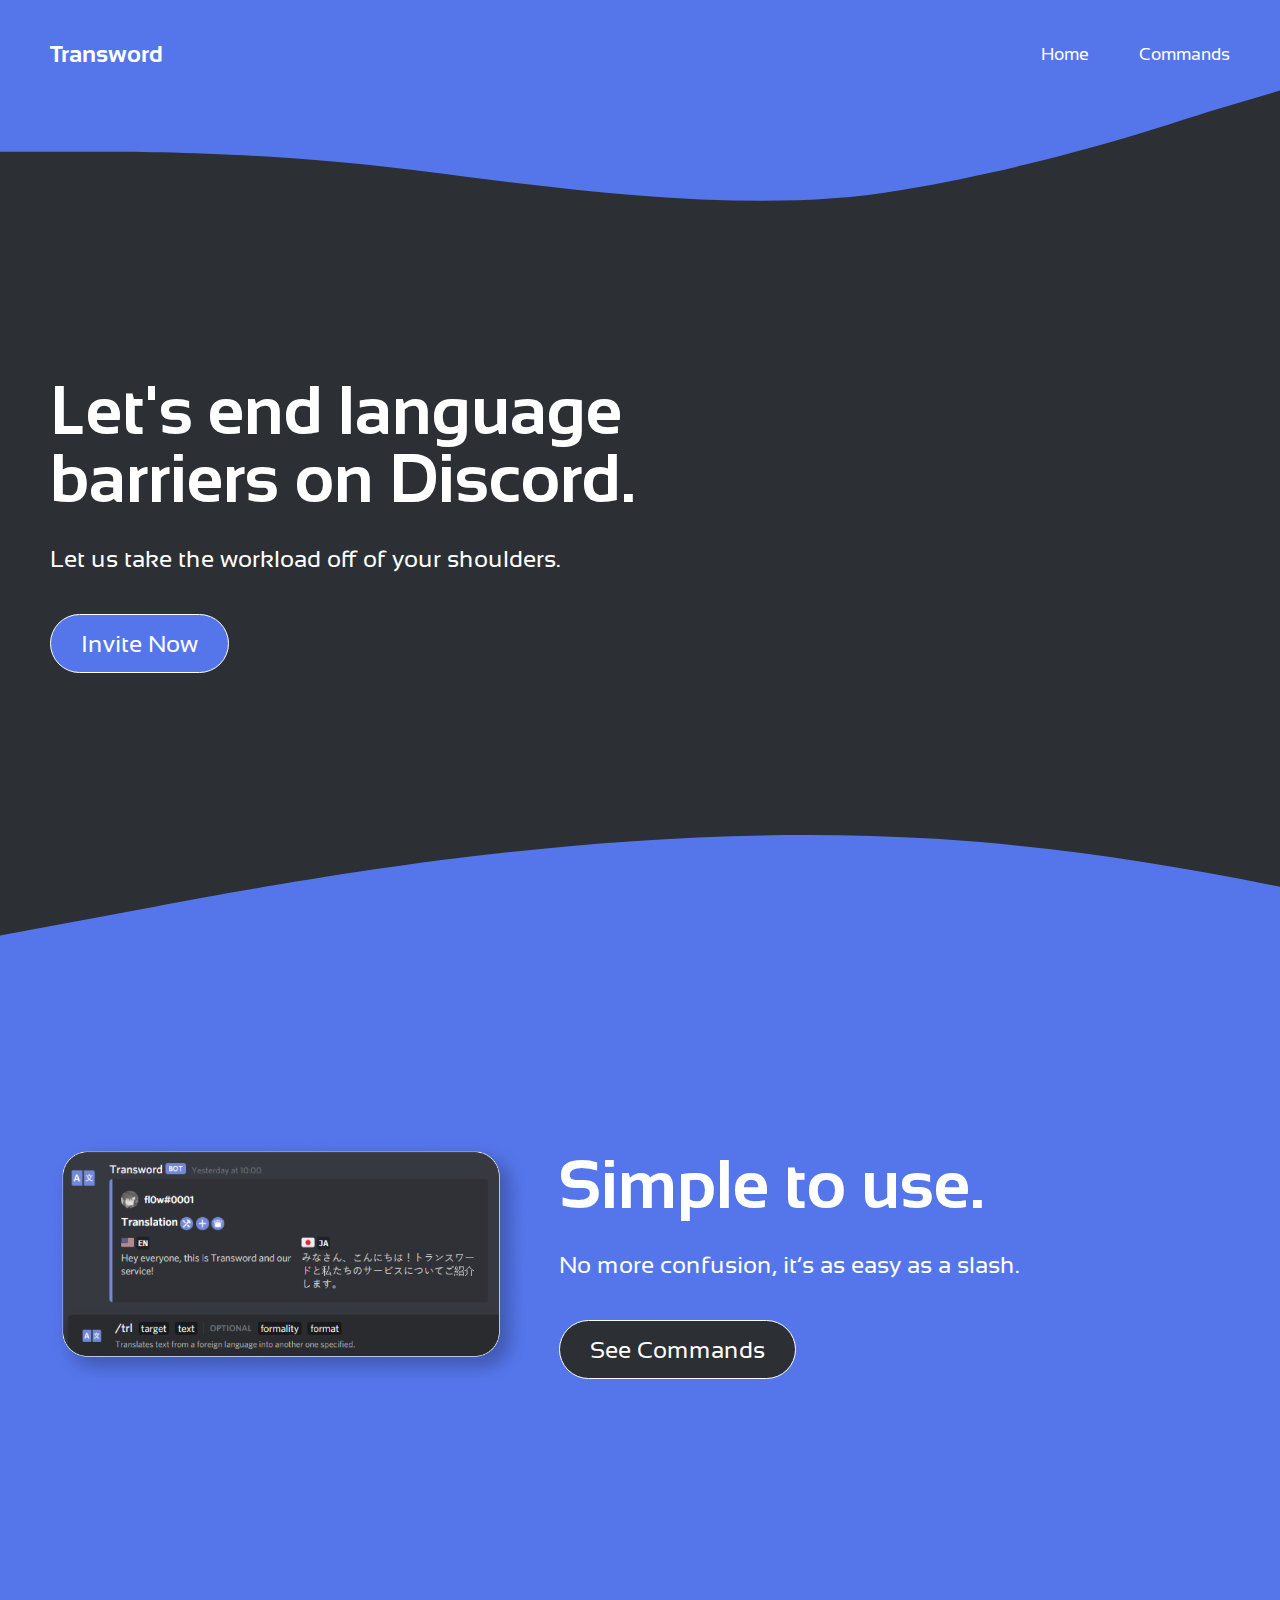
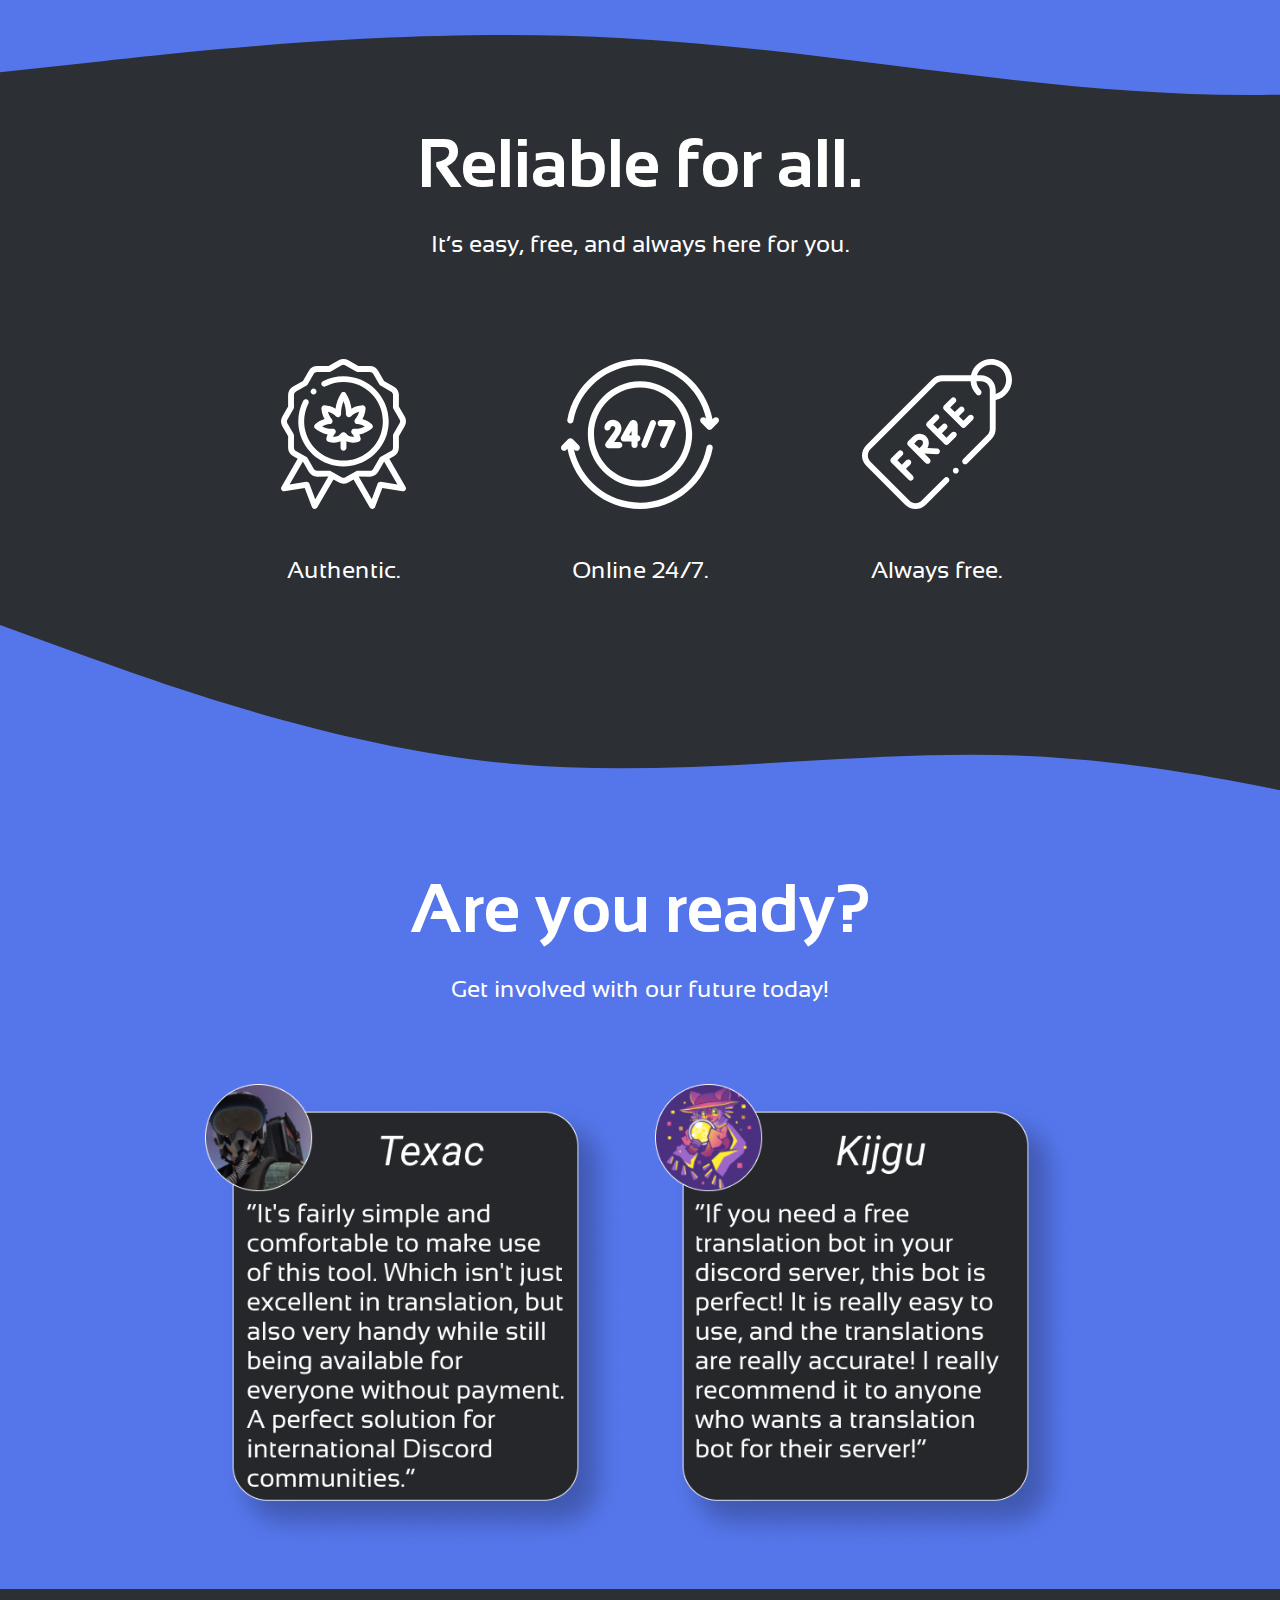
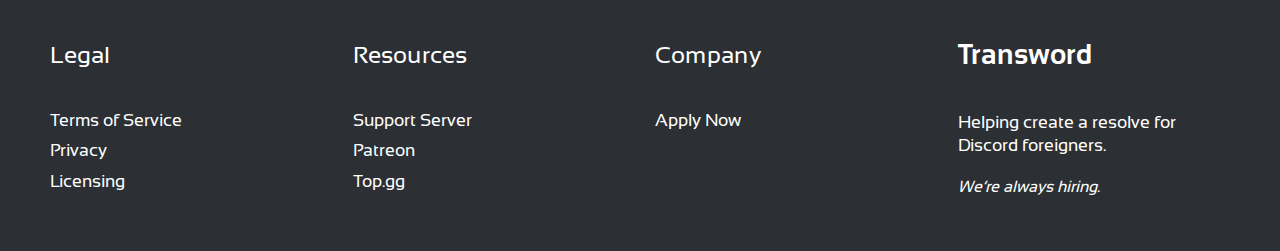
<file: index.html>
<!DOCTYPE html>
<html lang="en">

<head>
    <meta charset="UTF-8">
    <meta http-equiv="X-UA-Compatible" content="IE=edge">
    <meta name="viewport" content="width=device-width, initial-scale=1.0">
    <title>Transword</title>
    <link rel="stylesheet" href="css/main.css">
    <link rel="stylesheet" href="css/responsive.css">
</head>

<body>

    <!-- Header -->
    <header>
        <div class="header_bg"></div>
            <nav>
                <div class="logo">
                    <a href="#">
                        <h3>Transword</h3>
                    </a>
                </div>
                <ul class="menu_links">
                    <li>
                        <a>Home</a>
                    </li>
                    <li>
                        <a href="#comingsoon">Commands</a>
                    </li>
                </ul>
                <div class="burger">
                    <div class="line1"></div>
                    <div class="line2"></div>
                    <div class="line3"></div>
                </div>
            </nav>
    </header>

    <!-- Hero -->
    <section id="hero">
        <div class="container">
            <div class="hero_items">
                <div class="global_heading">
                    <h1>Let's end language <br> barriers on Discord.</h1>
                </div>
                <div class="global_text">
                    <p>Let us take the workload off of your shoulders.</p>
                </div>
                <div class="global_btn blue">
                    <button><a href='https://top.gg/bot/799697654279307314'>Invite Now</a></button>
                </div>
            </div>
        </div>
    </section>

    <!-- Commands -->
    <section id="commands">
        <div class="commands_bg"></div>
        <div class="container">
            <div class="row">
                <div class="flex">
                    <div class="col_5">
                        <div class="commands_img">
                            <img src="./images/transword_img.png" alt="Commands">
                        </div>
                    </div>
                    <div class="col_7">
                        <div class="commands_items">
                            <div class="global_heading">
                                <h1>Simple to use.</h1>
                            </div>
                            <div class="global_text">
                                <p>No more confusion, it’s as easy as a slash.</p>
                            </div>
                            <div class="global_btn black">
                                <button>See Commands</button>
                            </div>
                        </div>
                    </div>
                </div>
            </div>
        </div>
    </section>

    <!-- Services -->
    <section id="services">
        <div class="content_gap">
            <div class="container">
                <div class="service_items">
                    <div class="global_heading">
                        <h1>Reliable for all.</h1>
                    </div>
                    <div class="global_text">
                        <p>It’s easy, free, and always here for you.</p>
                    </div>
                </div>
                <div class="row">
                    <div class="flex">
                        <div class="col_4">
                            <div class="service_box">
                                <div class="s_icon">
                                    <img src="./images/authentic.svg" alt="Authentic">
                                </div>
                                <div class="global_text">
                                    <p>Authentic.</p>
                                </div>
                            </div>
                        </div>
                        <div class="col_4">
                            <div class="service_box">
                                <div class="s_icon">
                                    <img src="./images/247.svg" alt="247">
                                </div>
                                <div class="global_text">
                                    <p>Online 24/7.</p>
                                </div>
                            </div>
                        </div>
                        <div class="col_4">
                            <div class="service_box">
                                <div class="s_icon">
                                    <img src="./images/free.svg" alt="Free">
                                </div>
                                <div class="global_text">
                                    <p>Always free.</p>
                                </div>
                            </div>
                        </div>
                    </div>
                </div>
            </div>
        </div>
    </section>

    <!-- Commands -->
    <section id="ready">
        <div class="ready_bg"></div>
        <div class="container">
            <div class="service_items middle">
                <div class="global_heading">
                    <h1>Are you ready?</h1>
                </div>
                <div class="global_text">
                    <p>Get involved with our future today!</p>
                </div>
            </div>
        </div>
        <div class="avatar_items">
            <div class="container">
                <div class="flex">
                    <div class="col_6">
                        <div class="avatar_images sp">
                            <img src="./images/avatar_1.png" alt="Avatar 1">
                        </div>
                    </div>
                    <div class="col_6">
                        <div class="avatar_images">
                            <img src="./images/avatar_2.png" alt="Avatar 2">
                        </div>
                    </div>
                </div>
            </div>
        </div>
    </section>

    <!-- Footer -->
    <footer>
        <div class="footer_gaps">
            <div class="container">
                <div class="row">
                    <div class="flex align_start">
                        <div class="col_3">
                            <div class="global_text">
                                <p>Legal</p>
                            </div>
                            <div class="footer_links">
                                <ul>
                                    <li>
                                        <a href="#comingsoon">Terms of Service</a>
                                    </li>
                                    <li>
                                        <a href="privacy.html">Privacy</a>
                                    </li>
                                    <li>
                                        <a href="LICENSE">Licensing</a>
                                    </li>
                                </ul>
                            </div>
                        </div>
                        <div class="col_3">
                            <div class="global_text">
                                <p>Resources</p>
                            </div>
                            <div class="footer_links">
                                <ul>
                                    <li>
                                        <a href="https://discord.gg/4n7WRHp86P">Support Server</a>
                                    </li>
                                    <li>
                                        <a href="https://patreon.com/transword">Patreon</a>
                                    </li>
                                    <li>
                                        <a href="https://top.gg/bot/799697654279307314">Top.gg</a>
                                    </li>
                                </ul>
                            </div>
                        </div>
                        <div class="col_3">
                            <div class="global_text">
                                <p>Company</p>
                            </div>
                            <div class="footer_links">
                                <ul>
                                    <li>
                                        <a href="#comingsoon">Apply Now</a>
                                    </li>
                                </ul>
                            </div>
                        </div>
                        <div class="col_3">
                            <div class="footer_details">
                                <div class="footer_logo">
                                    <a href="#">
                                        <h3>Transword</h3>
                                    </a>
                                </div>
                                <div class="footer_text">
                                    <p>Helping create a resolve <br>for Discord foreigners.</p>
                                </div>
                                <div class="footer_text_sml">
                                    <p>We’re always hiring.</p>
                                </div>
                            </div>
                        </div>
                    </div>
                </div>
            </div>
        </div>
    </footer>

</body>

    <script src="js/app.js"></script>

</html>
</file>
<file: css/main.css>
/* Fonts */
@font-face {
    font-family: 'Sansation';
    src: url("../fonts/Sansation-Regular.ttf");
    font-weight: 400;
}

@font-face {
    font-family: 'Sansation';
    src: url("../fonts/Sansation-Bold.ttf");
    font-weight: 700;
}

/* General */
html {
    line-height: 1.15;
    -webkit-text-size-adjust: 100%;
    -webkit-font-smoothing: antialiased;
    -moz-osx-font-smoothing: grayscale;
}

body {
    margin: auto;
    font-family: 'Sansation', sans-serif;
    box-sizing: border-box;
    background: #2C2F33;
    color: #fff;
    font-weight: 300;
    width: 100%;
}

h1, h2, h3, h4, h5, h6 {
    margin: 0;
}

p {
    font-size: 2.75rem;
    line-height: 1.3;
    margin: 0;
    color: #fff;
}

a {
    background-color: transparent;
    color: inherit;
    text-decoration: none;
}

ul, li {
    list-style: none;
    margin: 0;
    border: 0;
    padding: 0;
}

img {
    width: 100%;
}

button {
    background: none;
    border: none;
    outline: none;
    padding: 0;
    cursor: pointer;
}

.container {
    width: 100%;
    max-width: 1720px;
    margin: 0 auto;
}

.row {
    position: relative;
    margin: 0 -15px
}

.flex {
    display: flex;
    align-items: center;
}

.align_start {
    display: flex;
    align-items: flex-start;
}

/* Columns */
.col_3 {
    width: 25%;
    margin: 0 15px;
}

.col_4 {
    width: 33.33%;
    margin: 0 15px;
}

.col_5 {
    width: 41.67%;
    margin: 0 15px;
}

.col_6 {
    width: 50%;
    margin: 0 15px;
}

.col_7 {
    width: 58.33%;
    margin: 0 15px;
}

.col_8 {
    width: 66.67%;
    margin: 0 15px;
}

.col_9 {
    width: 75%;
    margin: 0 15px;
}

/* Header */
header {
    position: absolute;
    width: 100%;
    height: 100%;
    padding: 40px 0px;
    top: 0;
    left: 0;
    right: 0;
}

.header_bg {
    position: absolute;
    height: 100%;
    width: 100%;
    background: url(../images/wave_navbar.svg);
    background-repeat: no-repeat;
    top: -80px;
    left: 0;
    right: 0;
    background-size: contain;
}

.logo a h3 {
    font-size: 2.75rem;
    color: #fff;
}

nav {
    position: relative;
    display: flex;
    align-items: center;
    justify-content: space-between;
    margin: 0 50px;
}

nav ul {
    display: flex;
    align-items: center;
}

nav ul li {
    margin-left: 50px;
}

nav ul li a {
    font-size: 1.1rem;
    font-family: 'Sansation', sans-serif;
    color: #fff;
}

.burger {
    display: none;
}

/* Hero */
#hero {
    position: relative;
    height: 90vh;
    width: 100%;
    display: flex;
    align-items: center;
    top: 120px;
}

.global_heading h1 {
    font-size: 5.55rem;
    line-height: 1;
    margin-bottom: 20px;
}

.global_text {
    margin-bottom: 40px;
}

.global_btn button {
    display: flex;
    align-items: center;
    font-size: 1.5rem;
    font-family: 'Sansation', sans-serif;
    padding: 15px 30px;
    color: #fff;
    border-radius: 50px;
    border: 1px solid #fff;
    cursor: pointer;
}

.global_btn.blue button {
    background-color: #5576EB;
}

.global_btn.black button {
    background-color: #2C2F33;
}

/* Button Transitions */
.global_btn.blue button:hover {
    animation-name: bluechange;
    animation-duration: 0.3s;
    background-color: #2550E5;
}

@keyframes bluechange {
  0% {background-color:#5576EB;}
  100% {background-color:#2550E5;}
}

.global_btn.black button:hover {
    animation-name: blackchange;
    animation-duration: 0.3s;
    background-color: #4C5158;
}

@keyframes blackchange {
  0% {background-color:#2C2F33;}
  100% {background-color:#4C5158;}
}

/* Commands */
#commands {
    position: relative;
    height: 95vh;
    width: 100%;
    display: flex;
    align-items: center;
}

.commands_bg {
    position: absolute;
    height: 100%;
    background: url(../images/wave_middle.svg);
    background-repeat: no-repeat;
    left: 0;
    right: 0;
    background-size: cover;
}

.commands_img {
    width: 90%;
}

/* Services */
#services {
    width: 66%;
    margin: 0 auto;
}

.content_gap {
    margin-top: 60px;
}

.service_items {
    text-align: center;
    margin-bottom: 100px;
}

.service_box {
    text-align: center;
}

.s_icon img {
    height: 220px;
    width: auto;
    margin-bottom: 40px;
}

/* Ready */
#ready {
    position: relative;
    width: 100%;
    display: flex;
    align-items: center;
    flex-direction: column;
}

.ready_bg {
    position: absolute;
    height: 100%;
    background: url(../images/wave_bottom.svg);
    background-repeat: no-repeat;
    left: 0;
    right: 0;
    background-size: cover;
    z-index: -1;
}

/* .ready_end_bg {
    position: absolute;
    height: 100%;
    background: url(/images/wave_end.svg);
    background-repeat: no-repeat;
    left: 0;
    right: 0;
    bottom: 0;
    background-size: contain;
    z-index: -1;
} */

#ready .service_items {
    margin: 0;
    margin-top: 250px;
}

.avatar_items {
    height: 100%;
    padding: 40px 0;
    background: #5576EB;
    width: 100%;
}

.avatar_images.sp {
    display: flex;
    justify-content: flex-end;
}

.avatar_images {
    display: flex;
    justify-content: flex-start;
}

.avatar_images img {
    width: 60%;
}

/* Footer */
.footer_gaps {
    padding: 50px 0;
}

.footer_links ul li {
    margin-bottom: 10px;
}

.footer_links ul li a, .footer_text p {
    font-size: 1.5rem;
    color: #fff;
    margin-bottom: 20px;
}

.footer_logo {
    margin-bottom: 40px;
}

.footer_logo a {
    font-size: 3rem;
    color: #fff;
}

.footer_text_sml p {
    font-size: 1.25rem;
    font-style: italic;
}
</file>
<file: css/responsive.css>
@media (max-width: 1719px) and (min-width: 1300px) {

    body {
        overflow-x: hidden;
    }

    .container {
        width: 100%;
        max-width: 1250px;
    }

    p {
        font-style: 1.75rem;
    }

    .col_3 {
        width: 25%;
    }

    /* Header */
    .header_bg {
        top: -50px;
    }

    .logo a h3, .footer_logo a {
        font-size: 2rem;
    }

    /* Hero */
    .global_heading h1 {
        font-size: 4.25rem;
        margin-bottom: 30px;
    }

    .global_text p {
        font-size: 1.75rem;
    }

    /* Commands */
    #commands {
        height: 100vh;
        padding-top: 50px;
    }

    .commands_img {
        width: 100%;
    }

    /* Services */
    .s_icon img {
        height: 180px;
    }

    #services {
        width: 100%;
    }

    /* Footer */
    .footer_links ul li a, .footer_text p {
        font-size: 1.1rem;
    }

}


@media (max-width: 1299px) and (min-width: 1025px) {

    body {
        overflow-x: hidden;
    }

    .container {
        width: auto;
        margin: 0 50px;
    }

    p {
        font-style: 1.5rem;
    }

    .col_3 {
        width: 25%;
    }

    /* Header */
    .header_bg {
        top: -30px;
    }

    .logo a h3, .footer_logo a {
        font-size: 1.5rem;
    }

    /* Hero */
    .global_heading h1 {
        font-size: 4.25rem;
        margin-bottom: 30px;
    }

    .global_text p {
        font-size: 1.5rem;
    }

    /* Commands */
    #commands {
        height: 90vh;
        padding-top: 50px;
    }

    .commands_img {
        width: 100%;
    }

    /* Services */
    #services {
        width: 75%;
    }
    
    .s_icon img {
        height: 150px;
    }

    .avatar_images img {
        width: 75%;
    }

    /* Footer */
    .footer_links ul li a, .footer_text p {
        font-size: 1.1rem;
    }

    .footer_text p br {
        display: none;
    }

    .footer_text_sml p {
        font-size: 1rem;
    }

}

@media (max-width: 1024px) and (min-width: 768px) {

    body {
        overflow-x: hidden;
    }

    nav {
        margin: 0 30px;
    }

    .container {
        width: auto;
        margin: 0 30px;
    }

    p {
        font-style: 1.4rem;
    }

    .col_3 {
        width: 20%;
    }

    .col_5, .col_7 {
        width: 50%;
    }

    .global_btn button {
        font-size: 1.2rem;
    }

    /* Header */
    .header_bg {
        top: -10px;
    }

    .logo a h3, .footer_logo a {
        font-size: 1.4rem;
    }

    /* Hero */
    .global_heading h1 {
        font-size: 3.25rem;
        margin-bottom: 30px;
    }

    .global_text p {
        font-size: 1.4rem;
    }

    /* Commands */
    #commands {
        height: 90vh;
        padding-top: 50px;
    }

    .commands_img {
        width: 100%;
    }

    /* Services */
    #services {
        width: 85%;
    }

    .service_items {
        margin-bottom: 60px;
    }
    
    .s_icon img {
        height: 150px;
    }

    .avatar_images img {
        width: 75%;
    }

    /* Ready */
    #ready .service_items {
        margin-top: 150px;
    }

    .avatar_items {
        padding: 25px 0;
    }

    /* Footer */
    .footer_links ul li a, .footer_text p {
        font-size: 1rem;
    }

    .footer_text p br {
        display: none;
    }

    .footer_text_sml p {
        font-size: 1rem;
    }

}

@media (max-width: 767px) and (min-width: 260px) {

    body {
        overflow-x: hidden;
    }

    nav {
        margin: 0 15px;
    }

    .container {
        width: auto;
        margin: 0 15px;
    }

    p {
        font-style: 1rem;
    }

    .col_3 {
        width: 50%;
    }

    .col_5, .col_7, .col_6 {
        width: auto;
    }

    .flex {
        flex-direction: column;
    }

    .global_btn button {
        font-size: 1rem;
    }

    /* Header */
    header {
        padding: 30px 0;
        z-index: 99;
    }

    .header_bg {
        top: 0px;
    }

    .logo a h3, .footer_logo a {
        font-size: 1.1rem;
    }

    .logo {
        position: relative;
        z-index: 9999;
    }

    .burger, .toggle {
        z-index: 9999;
    }

    /* Responsive Menu */
    nav ul {
        position: fixed;
        height: 100vh;
        width: 100%;
        background: #5576EB;
        top: 0;
        left: 0;
        right: 0;
        bottom: 0;
        overflow: hidden;
        z-index: 1;
        transform: translateX(100%);
        display: flex;
        flex-direction: column;
        justify-content: center!important;
        align-items: center;
        transition: transform 0.5s ease-in;
    }

    nav ul li {
        margin-left: 0px;
        margin-top: 35px;
    }

    nav ul li a {
        font-weight: 500;
        font-size: 1.15rem;
        color: #fff;
    }

    .burger {
        display: block;
        cursor: pointer;
    }

    .burger div {
        width: 25px;
        height: 2px;
        margin: 4px;
        background-color: #fff;
        transition: all 0.5s ease;
    }

    .nav_active {
        transform: translateX(0%);
    }
    
    .toggle .line1 {
        transform: rotate(-45deg) translate(3px,-1px);
    }

    .toggle .line2 {
        display: none;
    }

    .toggle .line3 {
        transform: rotate(45deg) translate(-6px, -6px);
    }

    /* Hero */
    #hero {
        position: relative;
        height: 60vh;
        top: 100px;
    }

    .global_heading h1 {
        font-size: 2.3rem;
        margin-bottom: 30px;
    }

    .global_text {
        margin-bottom: 30px;
    }

    .global_text p {
        font-size: 1rem;
    }

    /* Commands */
    #commands {
        height: 90vh;
        padding-top: 50px;
    }

    .commands_items {
        text-align: center;
        margin: 0 auto;
    }

    .commands_items .global_btn {
        margin: 0 auto;
        display: flex;
        justify-content: center;
    }

    .commands_img {
        width: 100%;
    }

    /* Services */
    #services {
        width: 100%;
    }

    #services .flex {
        flex-direction: row;
    }

    .service_items {
        margin-bottom: 60px;
    }
    
    .s_icon img {
        height: 80px;
        margin-bottom: 20px;
    }

    .avatar_images img {
        width: 100%;
    }

    /* Ready */
    #ready .service_items {
        margin-top: 150px;
    }

    .avatar_items {
        padding: 25px 0;
    }

    /* Footer */
    footer .flex {
        flex-direction: row;
        flex-flow: wrap;
    }

    footer .col_3 {
        width: 40%;
        margin-bottom: 40px;
    }

    .footer_links ul li a, .footer_text p {
        font-size: .85rem;
    }

    .footer_logo {
        margin-bottom: 30px;
    }

    .footer_text p br {
        display: none;
    }

    .footer_text_sml p {
        font-size: .85rem;
    }

}
</file>
